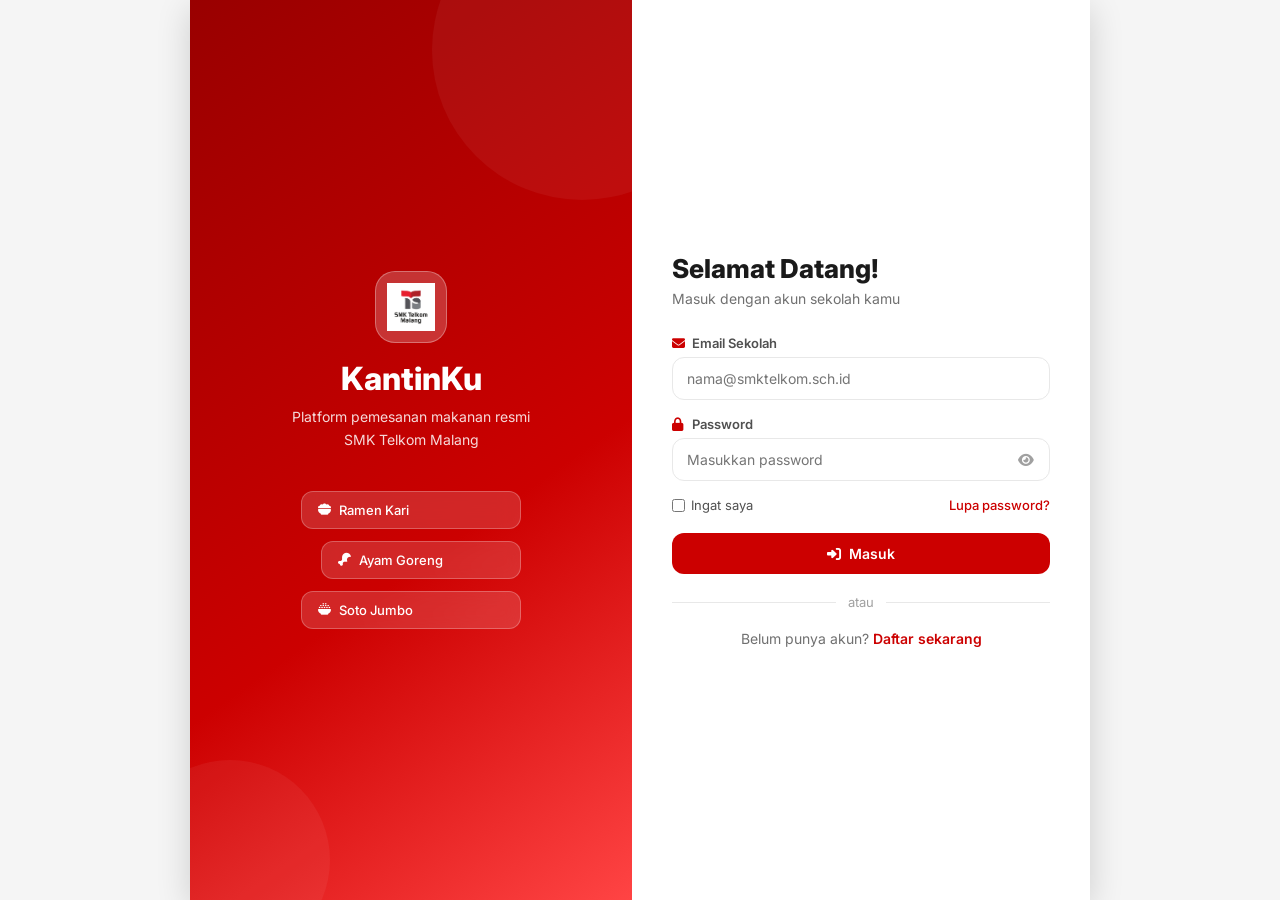
<file: index.html>
<!DOCTYPE html>
<html lang="id">
<head>
  <meta charset="UTF-8" />
  <meta name="viewport" content="width=device-width, initial-scale=1.0"/>
  <title>KantinKu - SMK Telkom</title>
  <link rel="stylesheet" href="css/style.css" />
  <link rel="stylesheet" href="css/login.css" />
  <link href="https://fonts.googleapis.com/css2?family=Inter:wght@400;500;600;700;800&display=swap" rel="stylesheet"/>
  <link rel="stylesheet" href="https://cdnjs.cloudflare.com/ajax/libs/font-awesome/6.5.0/css/all.min.css"/>
</head>
<body class="auth-body">

  <div class="auth-container">
    <div class="auth-left">
      <div class="auth-brand">
        <div class="brand-logo">
          <img src="assets/logo-smktelkom.png" alt="SMK Telkom Malang" style="width:48px;height:48px;object-fit:contain;mix-blend-mode:multiply;"/>
        </div>
        <h1>KantinKu</h1>
        <p>Platform pemesanan makanan resmi<br/>SMK Telkom Malang</p>
      </div>
      <div class="auth-illustration">
        <div class="floating-card card-1"><i class="fas fa-bowl-food"></i> Ramen Kari</div>
        <div class="floating-card card-2"><i class="fas fa-drumstick-bite"></i> Ayam Goreng</div>
        <div class="floating-card card-3"><i class="fas fa-bowl-rice"></i> Soto Jumbo</div>
      </div>
    </div>

    <div class="auth-right">
      <div class="auth-form-wrapper">
        <h2>Selamat Datang!</h2>
        <p class="auth-subtitle">Masuk dengan akun sekolah kamu</p>

        <form id="loginForm" onsubmit="handleLogin(event)">
          <div class="form-group">
            <label for="email"><i class="fas fa-envelope"></i> Email Sekolah</label>
            <input type="email" id="email" placeholder="nama@smktelkom.sch.id" required />
          </div>
          <div class="form-group">
            <label for="password"><i class="fas fa-lock"></i> Password</label>
            <div class="input-password">
              <input type="password" id="password" placeholder="Masukkan password" required />
              <button type="button" onclick="togglePassword()" class="toggle-pw"><i class="fas fa-eye" id="eyeIcon"></i></button>
            </div>
          </div>
          <div class="form-options">
            <label class="checkbox-label">
              <input type="checkbox" id="remember"/> Ingat saya
            </label>
            <a href="#" class="forgot-link">Lupa password?</a>
          </div>
          <button type="submit" class="btn-primary btn-full">
            <i class="fas fa-sign-in-alt"></i> Masuk
          </button>
        </form>

        <div class="auth-divider"><span>atau</span></div>

        <p class="auth-switch">Belum punya akun? <a href="register.html">Daftar sekarang</a></p>
      </div>
    </div>
  </div>

  <script src="js/auth.js"></script>
</body>
</html>
</file>
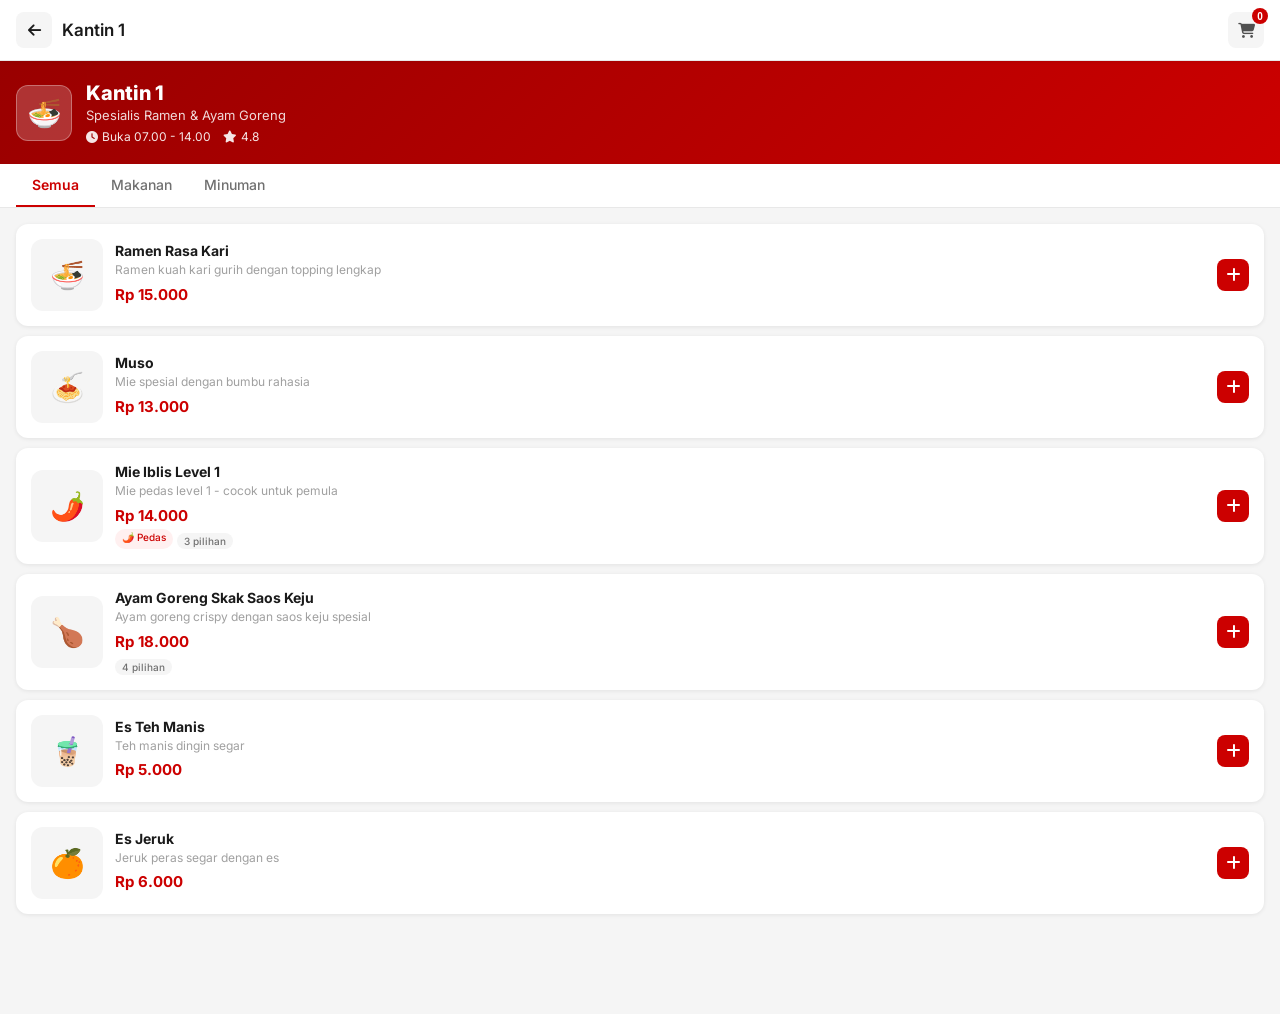
<file: menu.html>
<!DOCTYPE html>
<html lang="id">
<head>
  <meta charset="UTF-8" />
  <meta name="viewport" content="width=device-width, initial-scale=1.0"/>
  <title>Menu Kantin - KantinKu</title>
  <link rel="stylesheet" href="css/style.css" />
  <link rel="stylesheet" href="css/menu.css" />
  <link href="https://fonts.googleapis.com/css2?family=Inter:wght@400;500;600;700;800&display=swap" rel="stylesheet"/>
  <link rel="stylesheet" href="https://cdnjs.cloudflare.com/ajax/libs/font-awesome/6.5.0/css/all.min.css"/>
</head>
<body class="app-body">

  <!-- NAVBAR -->
  <nav class="navbar">
    <div class="navbar-left">
      <button class="back-btn" onclick="window.location.href='home.html'">
        <i class="fas fa-arrow-left"></i>
      </button>
      <span class="navbar-title" id="kantinTitle">Menu Kantin</span>
    </div>
    <div class="navbar-right">
      <button class="nav-icon-btn cart-btn" onclick="toggleCart()">
        <i class="fas fa-shopping-cart"></i>
        <span class="cart-badge" id="cartBadge">0</span>
      </button>
    </div>
  </nav>

  <!-- KANTIN HEADER -->
  <div class="kantin-header" id="kantinHeader">
    <div class="kantin-header-info">
      <div class="kantin-avatar" id="kantinAvatar">
        <i class="fas fa-store"></i>
      </div>
      <div>
        <h2 id="kantinName">Kantin 1</h2>
        <p id="kantinDesc">Pilih menu favoritmu</p>
        <div class="kantin-meta">
          <span><i class="fas fa-clock"></i> Buka 07.00 - 14.00</span>
          <span><i class="fas fa-star"></i> 4.8</span>
        </div>
      </div>
    </div>
  </div>

  <!-- CATEGORY TABS -->
  <div class="category-tabs" id="categoryTabs">
    <button class="tab-btn active" onclick="filterCategory('semua', this)">Semua</button>
    <button class="tab-btn" onclick="filterCategory('makanan', this)">Makanan</button>
    <button class="tab-btn" onclick="filterCategory('minuman', this)">Minuman</button>
  </div>

  <!-- MENU LIST -->
  <main class="main-content menu-main">
    <div class="menu-grid" id="menuGrid">
      <!-- Generated by JS -->
    </div>
  </main>

  <!-- CART BOTTOM BAR -->
  <div class="cart-bar" id="cartBar" style="display:none;">
    <div class="cart-bar-info">
      <span id="cartCount">0 item</span>
      <span id="cartTotal">Rp 0</span>
    </div>
    <button class="btn-primary" onclick="window.location.href='payment.html'">
      Lanjut Bayar <i class="fas fa-arrow-right"></i>
    </button>
  </div>

  <!-- CART DRAWER -->
  <div class="cart-overlay" id="cartOverlay" onclick="toggleCart()"></div>
  <div class="cart-drawer" id="cartDrawer">
    <div class="cart-drawer-header">
      <h4><i class="fas fa-shopping-cart"></i> Keranjang</h4>
      <button onclick="toggleCart()"><i class="fas fa-times"></i></button>
    </div>
    <div class="cart-items" id="cartItems">
      <div class="cart-empty">
        <i class="fas fa-shopping-cart"></i>
        <p>Keranjang masih kosong</p>
      </div>
    </div>
    <div class="cart-footer" id="cartFooter" style="display:none;">
      <div class="cart-total-row">
        <span>Total</span>
        <strong id="cartTotalDrawer">Rp 0</strong>
      </div>
      <button class="btn-primary btn-full" onclick="goToPayment()">
        <i class="fas fa-credit-card"></i> Lanjut ke Pembayaran
      </button>
    </div>
  </div>

  <!-- ITEM DETAIL MODAL -->
  <div class="modal-overlay" id="modalOverlay" onclick="closeModal()"></div>
  <div class="item-modal" id="itemModal">
    <button class="modal-close" onclick="closeModal()"><i class="fas fa-times"></i></button>
    <div class="modal-img" id="modalImg"><i class="fas fa-bowl-food"></i></div>
    <div class="modal-body">
      <h3 id="modalName">Nama Item</h3>
      <p id="modalDesc">Deskripsi item</p>
      <div class="modal-price" id="modalPrice">Rp 0</div>
      <div class="modal-options" id="modalOptions"></div>
      <div class="modal-qty">
        <button onclick="changeQty(-1)"><i class="fas fa-minus"></i></button>
        <span id="modalQty">1</span>
        <button onclick="changeQty(1)"><i class="fas fa-plus"></i></button>
      </div>
      <button class="btn-primary btn-full" onclick="addToCartFromModal()">
        <i class="fas fa-cart-plus"></i> Tambah ke Keranjang
      </button>
    </div>
  </div>

  <script src="js/menu.js"></script>
</body>
</html>
</file>
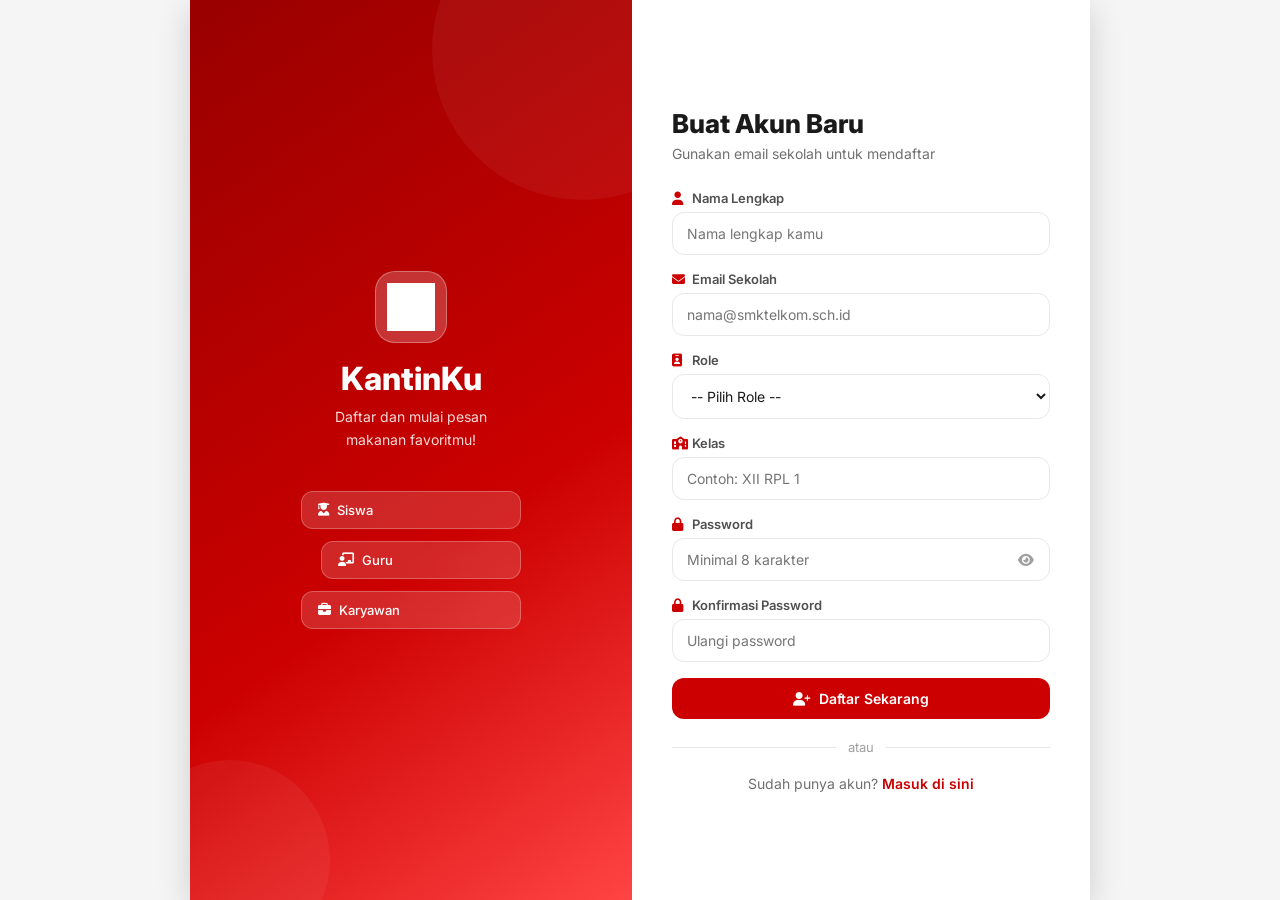
<file: register.html>
<!DOCTYPE html>
<html lang="id">
<head>
  <meta charset="UTF-8" />
  <meta name="viewport" content="width=device-width, initial-scale=1.0"/>
  <title>Daftar - KantinKu SMK Telkom</title>
  <link rel="stylesheet" href="css/style.css" />
  <link rel="stylesheet" href="css/login.css" />
  <link href="https://fonts.googleapis.com/css2?family=Inter:wght@400;500;600;700;800&display=swap" rel="stylesheet"/>
  <link rel="stylesheet" href="https://cdnjs.cloudflare.com/ajax/libs/font-awesome/6.5.0/css/all.min.css"/>
</head>
<body class="auth-body">

  <div class="auth-container">
    <div class="auth-left">
      <div class="auth-brand">
        <div class="brand-logo">
          <img src="assets/logo-smktelkom.png" alt="SMK Telkom Malang" style="width:48px;height:48px;object-fit:contain;filter:brightness(0) invert(1);"/>
        </div>
        <h1>KantinKu</h1>
        <p>Daftar dan mulai pesan<br/>makanan favoritmu!</p>
      </div>
      <div class="auth-illustration">
        <div class="floating-card card-1"><i class="fas fa-user-graduate"></i> Siswa</div>
        <div class="floating-card card-2"><i class="fas fa-chalkboard-teacher"></i> Guru</div>
        <div class="floating-card card-3"><i class="fas fa-briefcase"></i> Karyawan</div>
      </div>
    </div>

    <div class="auth-right">
      <div class="auth-form-wrapper">
        <h2>Buat Akun Baru</h2>
        <p class="auth-subtitle">Gunakan email sekolah untuk mendaftar</p>

        <form id="registerForm" onsubmit="handleRegister(event)">
          <div class="form-group">
            <label><i class="fas fa-user"></i> Nama Lengkap</label>
            <input type="text" id="reg-name" placeholder="Nama lengkap kamu" required />
          </div>

          <div class="form-group">
            <label><i class="fas fa-envelope"></i> Email Sekolah</label>
            <input type="email" id="reg-email" placeholder="nama@smktelkom.sch.id" required />
          </div>

          <div class="form-group">
            <label><i class="fas fa-id-badge"></i> Role</label>
            <select id="reg-role" onchange="toggleRoleField()" required>
              <option value="">-- Pilih Role --</option>
              <option value="siswa">Siswa</option>
              <option value="guru">Guru</option>
              <option value="karyawan">Karyawan</option>
            </select>
          </div>

          <div class="form-group" id="field-kelas">
            <label><i class="fas fa-school"></i> Kelas</label>
            <input type="text" id="reg-kelas" placeholder="Contoh: XII RPL 1" />
          </div>

          <div class="form-group" id="field-jabatan" style="display:none;">
            <label><i class="fas fa-briefcase"></i> Jabatan / Divisi</label>
            <input type="text" id="reg-jabatan" placeholder="Contoh: Wali Kelas / TU" />
          </div>

          <div class="form-group">
            <label><i class="fas fa-lock"></i> Password</label>
            <div class="input-password">
              <input type="password" id="reg-password" placeholder="Minimal 8 karakter" required />
              <button type="button" onclick="togglePasswordReg()" class="toggle-pw"><i class="fas fa-eye" id="eyeIconReg"></i></button>
            </div>
          </div>

          <div class="form-group">
            <label><i class="fas fa-lock"></i> Konfirmasi Password</label>
            <input type="password" id="reg-confirm" placeholder="Ulangi password" required />
          </div>

          <button type="submit" class="btn-primary btn-full">
            <i class="fas fa-user-plus"></i> Daftar Sekarang
          </button>
        </form>

        <div class="auth-divider"><span>atau</span></div>
        <p class="auth-switch">Sudah punya akun? <a href="index.html">Masuk di sini</a></p>
      </div>
    </div>
  </div>

  <script src="js/auth.js"></script>
</body>
</html>
</file>
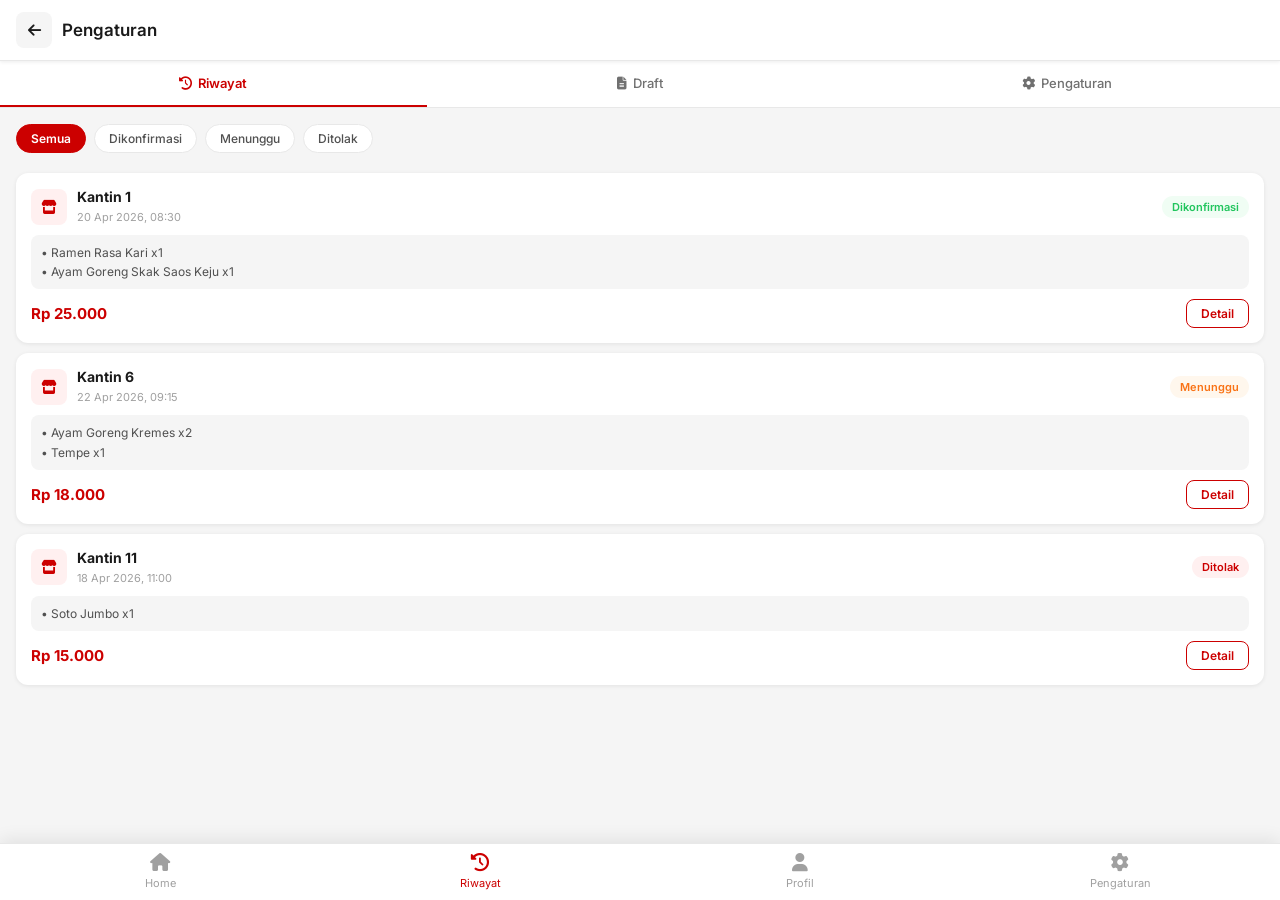
<file: settings.html>
<!DOCTYPE html>
<html lang="id">
<head>
  <meta charset="UTF-8" />
  <meta name="viewport" content="width=device-width, initial-scale=1.0"/>
  <title>Pengaturan & Riwayat - KantinKu</title>
  <link rel="stylesheet" href="css/style.css" />
  <link rel="stylesheet" href="css/settings.css" />
  <link href="https://fonts.googleapis.com/css2?family=Inter:wght@400;500;600;700;800&display=swap" rel="stylesheet"/>
  <link rel="stylesheet" href="https://cdnjs.cloudflare.com/ajax/libs/font-awesome/6.5.0/css/all.min.css"/>
</head>
<body class="app-body">

  <!-- NAVBAR -->
  <nav class="navbar">
    <div class="navbar-left">
      <button class="back-btn" onclick="window.location.href='home.html'">
        <i class="fas fa-arrow-left"></i>
      </button>
      <span class="navbar-title">Pengaturan</span>
    </div>
  </nav>

  <main class="main-content settings-main">

    <!-- TABS -->
    <div class="settings-tabs">
      <button class="stab active" onclick="switchTab('riwayat', this)">
        <i class="fas fa-history"></i> Riwayat
      </button>
      <button class="stab" onclick="switchTab('draft', this)">
        <i class="fas fa-file-alt"></i> Draft
      </button>
      <button class="stab" onclick="switchTab('pengaturan', this)">
        <i class="fas fa-cog"></i> Pengaturan
      </button>
    </div>

    <!-- TAB: RIWAYAT -->
    <div class="tab-content" id="tab-riwayat">
      <div class="filter-row">
        <button class="filter-btn active" onclick="filterHistory('semua', this)">Semua</button>
        <button class="filter-btn" onclick="filterHistory('confirmed', this)">Dikonfirmasi</button>
        <button class="filter-btn" onclick="filterHistory('pending', this)">Menunggu</button>
        <button class="filter-btn" onclick="filterHistory('rejected', this)">Ditolak</button>
      </div>

      <div class="history-list" id="historyList">
        <!-- Sample history items -->
        <div class="history-card" data-status="confirmed">
          <div class="history-card-header">
            <div class="history-kantin">
              <div class="hk-icon"><i class="fas fa-store"></i></div>
              <div>
                <strong>Kantin 1</strong>
                <span>20 Apr 2026, 08:30</span>
              </div>
            </div>
            <span class="badge-confirmed">Dikonfirmasi</span>
          </div>
          <div class="history-items">
            <p>• Ramen Rasa Kari x1</p>
            <p>• Ayam Goreng Skak Saos Keju x1</p>
          </div>
          <div class="history-footer">
            <span class="history-total">Rp 25.000</span>
            <button class="btn-outline-sm" onclick="viewDetail('1')">Detail</button>
          </div>
        </div>

        <div class="history-card" data-status="pending">
          <div class="history-card-header">
            <div class="history-kantin">
              <div class="hk-icon"><i class="fas fa-store"></i></div>
              <div>
                <strong>Kantin 6</strong>
                <span>22 Apr 2026, 09:15</span>
              </div>
            </div>
            <span class="badge-pending">Menunggu</span>
          </div>
          <div class="history-items">
            <p>• Ayam Goreng Kremes x2</p>
            <p>• Tempe x1</p>
          </div>
          <div class="history-footer">
            <span class="history-total">Rp 18.000</span>
            <button class="btn-outline-sm" onclick="viewDetail('2')">Detail</button>
          </div>
        </div>

        <div class="history-card" data-status="rejected">
          <div class="history-card-header">
            <div class="history-kantin">
              <div class="hk-icon"><i class="fas fa-store"></i></div>
              <div>
                <strong>Kantin 11</strong>
                <span>18 Apr 2026, 11:00</span>
              </div>
            </div>
            <span class="badge-rejected">Ditolak</span>
          </div>
          <div class="history-items">
            <p>• Soto Jumbo x1</p>
          </div>
          <div class="history-footer">
            <span class="history-total">Rp 15.000</span>
            <button class="btn-outline-sm" onclick="viewDetail('3')">Detail</button>
          </div>
        </div>
      </div>
    </div>

    <!-- TAB: DRAFT -->
    <div class="tab-content" id="tab-draft" style="display:none;">
      <div class="draft-list" id="draftList">
        <div class="history-card draft-card">
          <div class="history-card-header">
            <div class="history-kantin">
              <div class="hk-icon draft"><i class="fas fa-file-alt"></i></div>
              <div>
                <strong>Kantin 11</strong>
                <span>Draft - Belum dibayar</span>
              </div>
            </div>
            <span class="badge-draft">Draft</span>
          </div>
          <div class="history-items">
            <p>• Kwetiau Pedes x1</p>
            <p>• Mie Ayam Ori x1</p>
          </div>
          <div class="history-footer">
            <span class="history-total">Rp 22.000</span>
            <button class="btn-primary-sm" onclick="window.location.href='payment.html'">Bayar Sekarang</button>
          </div>
        </div>

        <div class="empty-state" id="draftEmpty" style="display:none;">
          <i class="fas fa-file-alt"></i>
          <p>Tidak ada draft pesanan</p>
        </div>
      </div>
    </div>

    <!-- TAB: PENGATURAN -->
    <div class="tab-content" id="tab-pengaturan" style="display:none;">
      <div class="settings-section">
        <p class="settings-section-label">Akun</p>
        <div class="settings-item" onclick="window.location.href='profile.html'">
          <div class="settings-item-left">
            <div class="settings-icon red"><i class="fas fa-user"></i></div>
            <span>Edit Profil</span>
          </div>
          <i class="fas fa-chevron-right"></i>
        </div>
        <div class="settings-item">
          <div class="settings-item-left">
            <div class="settings-icon gray"><i class="fas fa-lock"></i></div>
            <span>Ubah Password</span>
          </div>
          <i class="fas fa-chevron-right"></i>
        </div>
        <div class="settings-item">
          <div class="settings-item-left">
            <div class="settings-icon gray"><i class="fas fa-envelope"></i></div>
            <span>Email Terdaftar</span>
          </div>
          <span class="settings-value" id="settingsEmail">user@smktelkom.sch.id</span>
        </div>
      </div>

      <div class="settings-section">
        <p class="settings-section-label">Notifikasi</p>
        <div class="settings-item">
          <div class="settings-item-left">
            <div class="settings-icon red"><i class="fas fa-bell"></i></div>
            <span>Notifikasi Pesanan</span>
          </div>
          <label class="toggle-switch">
            <input type="checkbox" checked/>
            <span class="toggle-slider"></span>
          </label>
        </div>
        <div class="settings-item">
          <div class="settings-item-left">
            <div class="settings-icon gray"><i class="fas fa-bullhorn"></i></div>
            <span>Notifikasi Promo</span>
          </div>
          <label class="toggle-switch">
            <input type="checkbox"/>
            <span class="toggle-slider"></span>
          </label>
        </div>
      </div>

      <div class="settings-section">
        <p class="settings-section-label">Lainnya</p>
        <div class="settings-item">
          <div class="settings-item-left">
            <div class="settings-icon gray"><i class="fas fa-question-circle"></i></div>
            <span>Bantuan & FAQ</span>
          </div>
          <i class="fas fa-chevron-right"></i>
        </div>
        <div class="settings-item">
          <div class="settings-item-left">
            <div class="settings-icon gray"><i class="fas fa-shield-alt"></i></div>
            <span>Kebijakan Privasi</span>
          </div>
          <i class="fas fa-chevron-right"></i>
        </div>
        <div class="settings-item" onclick="handleLogout()">
          <div class="settings-item-left">
            <div class="settings-icon red"><i class="fas fa-sign-out-alt"></i></div>
            <span style="color:var(--red)">Keluar</span>
          </div>
          <i class="fas fa-chevron-right"></i>
        </div>
      </div>

      <div class="app-version-block">
        <img src="assets/logo-smktelkom.png" alt="SMK Telkom Malang" style="width:40px;height:40px;object-fit:contain;opacity:0.4;"/>
        <p class="app-version">KantinKu v1.0.0 · SMK Telkom Malang</p>
      </div>
    </div>

  </main>

  <!-- BOTTOM NAV -->
  <nav class="bottom-nav">
    <a href="home.html" class="bottom-nav-item">
      <i class="fas fa-home"></i><span>Home</span>
    </a>
    <a href="settings.html?tab=riwayat" class="bottom-nav-item" id="navRiwayat">
      <i class="fas fa-history"></i><span>Riwayat</span>
    </a>
    <a href="profile.html" class="bottom-nav-item">
      <i class="fas fa-user"></i><span>Profil</span>
    </a>
    <a href="settings.html?tab=pengaturan" class="bottom-nav-item" id="navPengaturan">
      <i class="fas fa-cog"></i><span>Pengaturan</span>
    </a>
  </nav>

  <!-- DETAIL MODAL -->
  <div class="modal-overlay" id="detailOverlay" onclick="closeDetail()"></div>
  <div class="detail-modal" id="detailModal" style="display:none;">
    <div class="detail-modal-header">
      <h4>Detail Pesanan</h4>
      <button onclick="closeDetail()"><i class="fas fa-times"></i></button>
    </div>
    <div class="detail-modal-body" id="detailBody">
      <!-- filled by JS -->
    </div>
  </div>

  <script src="js/settings.js"></script>
</body>
</html>
</file>
<file: css/style.css>
/* ===== GLOBAL STYLES - KantinKu SMK Telkom ===== */
:root {
  --red: #cc0000;
  --red-dark: #990000;
  --red-light: #ff3333;
  --red-bg: #fff0f0;
  --white: #ffffff;
  --gray-100: #f5f5f5;
  --gray-200: #e8e8e8;
  --gray-300: #d0d0d0;
  --gray-400: #a0a0a0;
  --gray-500: #707070;
  --gray-600: #505050;
  --black: #1a1a1a;
  --black-soft: #2d2d2d;
  --green: #22c55e;
  --green-bg: #f0fdf4;
  --orange: #f97316;
  --shadow-sm: 0 1px 4px rgba(0,0,0,0.08);
  --shadow-md: 0 4px 16px rgba(0,0,0,0.12);
  --shadow-lg: 0 8px 32px rgba(0,0,0,0.16);
  --radius-sm: 8px;
  --radius-md: 12px;
  --radius-lg: 20px;
  --radius-xl: 28px;
  --transition: 0.2s ease;
}

* {
  margin: 0;
  padding: 0;
  box-sizing: border-box;
}

html {
  scroll-behavior: smooth;
}

body {
  font-family: 'Inter', sans-serif;
  color: var(--black);
  background: var(--gray-100);
  -webkit-font-smoothing: antialiased;
}

/* ===== NAVBAR ===== */
.navbar {
  position: sticky;
  top: 0;
  z-index: 100;
  background: var(--white);
  display: flex;
  align-items: center;
  justify-content: space-between;
  padding: 12px 16px;
  border-bottom: 1px solid var(--gray-200);
  box-shadow: var(--shadow-sm);
}

.navbar-left {
  display: flex;
  align-items: center;
  gap: 10px;
}

.navbar-right {
  display: flex;
  align-items: center;
  gap: 8px;
}

.brand-logo-sm {
  width: 32px;
  height: 32px;
  background: var(--red);
  border-radius: var(--radius-sm);
  display: flex;
  align-items: center;
  justify-content: center;
  color: var(--white);
  font-size: 14px;
}

.brand-name {
  font-weight: 700;
  font-size: 18px;
  color: var(--red);
}

.navbar-title {
  font-weight: 600;
  font-size: 17px;
  color: var(--black);
}

.back-btn {
  width: 36px;
  height: 36px;
  border: none;
  background: var(--gray-100);
  border-radius: var(--radius-sm);
  cursor: pointer;
  display: flex;
  align-items: center;
  justify-content: center;
  color: var(--black);
  font-size: 15px;
  transition: var(--transition);
}

.back-btn:hover {
  background: var(--gray-200);
}

.nav-icon-btn {
  position: relative;
  width: 36px;
  height: 36px;
  border: none;
  background: var(--gray-100);
  border-radius: var(--radius-sm);
  cursor: pointer;
  display: flex;
  align-items: center;
  justify-content: center;
  color: var(--gray-600);
  font-size: 15px;
  transition: var(--transition);
}

.nav-icon-btn:hover {
  background: var(--gray-200);
  color: var(--black);
}

.notif-badge, .cart-badge {
  position: absolute;
  top: -4px;
  right: -4px;
  background: var(--red);
  color: var(--white);
  font-size: 10px;
  font-weight: 700;
  width: 16px;
  height: 16px;
  border-radius: 50%;
  display: flex;
  align-items: center;
  justify-content: center;
}

.nav-avatar {
  width: 36px;
  height: 36px;
  border-radius: 50%;
  overflow: hidden;
  cursor: pointer;
  border: 2px solid var(--red);
}

.nav-avatar img {
  width: 100%;
  height: 100%;
  object-fit: cover;
}

/* ===== BOTTOM NAV ===== */
.bottom-nav {
  position: fixed;
  bottom: 0;
  left: 0;
  right: 0;
  background: var(--white);
  display: flex;
  border-top: 1px solid var(--gray-200);
  box-shadow: 0 -4px 16px rgba(0,0,0,0.08);
  z-index: 100;
  padding-bottom: env(safe-area-inset-bottom);
}

.bottom-nav-item {
  flex: 1;
  display: flex;
  flex-direction: column;
  align-items: center;
  justify-content: center;
  padding: 10px 0;
  text-decoration: none;
  color: var(--gray-400);
  font-size: 11px;
  gap: 4px;
  transition: var(--transition);
}

.bottom-nav-item i {
  font-size: 18px;
}

.bottom-nav-item.active {
  color: var(--red);
}

.bottom-nav-item:hover {
  color: var(--red);
}

/* ===== MAIN CONTENT ===== */
.app-body {
  background: var(--gray-100);
  min-height: 100vh;
}

.main-content {
  padding: 16px;
  padding-bottom: 80px;
}

/* ===== BUTTONS ===== */
.btn-primary {
  background: var(--red);
  color: var(--white);
  border: none;
  padding: 12px 20px;
  border-radius: var(--radius-md);
  font-size: 14px;
  font-weight: 600;
  cursor: pointer;
  display: inline-flex;
  align-items: center;
  gap: 8px;
  transition: var(--transition);
  font-family: 'Inter', sans-serif;
}

.btn-primary:hover {
  background: var(--red-dark);
  transform: translateY(-1px);
  box-shadow: 0 4px 12px rgba(204,0,0,0.3);
}

.btn-primary:active {
  transform: translateY(0);
}

.btn-primary:disabled {
  background: var(--gray-300);
  cursor: not-allowed;
  transform: none;
  box-shadow: none;
}

.btn-secondary {
  background: var(--gray-100);
  color: var(--black);
  border: 1px solid var(--gray-300);
  padding: 12px 20px;
  border-radius: var(--radius-md);
  font-size: 14px;
  font-weight: 600;
  cursor: pointer;
  display: inline-flex;
  align-items: center;
  gap: 8px;
  transition: var(--transition);
  font-family: 'Inter', sans-serif;
}

.btn-secondary:hover {
  background: var(--gray-200);
}

.btn-full {
  width: 100%;
  justify-content: center;
}

.btn-primary-sm {
  background: var(--red);
  color: var(--white);
  border: none;
  padding: 6px 14px;
  border-radius: var(--radius-sm);
  font-size: 12px;
  font-weight: 600;
  cursor: pointer;
  font-family: 'Inter', sans-serif;
  transition: var(--transition);
}

.btn-outline-sm {
  background: transparent;
  color: var(--red);
  border: 1px solid var(--red);
  padding: 6px 14px;
  border-radius: var(--radius-sm);
  font-size: 12px;
  font-weight: 600;
  cursor: pointer;
  font-family: 'Inter', sans-serif;
  transition: var(--transition);
}

.btn-outline-sm:hover {
  background: var(--red-bg);
}

/* ===== BADGES ===== */
.badge-confirmed {
  background: var(--green-bg);
  color: var(--green);
  padding: 4px 10px;
  border-radius: 20px;
  font-size: 11px;
  font-weight: 600;
}

.badge-pending {
  background: #fff7ed;
  color: var(--orange);
  padding: 4px 10px;
  border-radius: 20px;
  font-size: 11px;
  font-weight: 600;
}

.badge-rejected {
  background: var(--red-bg);
  color: var(--red);
  padding: 4px 10px;
  border-radius: 20px;
  font-size: 11px;
  font-weight: 600;
}

.badge-draft {
  background: var(--gray-200);
  color: var(--gray-500);
  padding: 4px 10px;
  border-radius: 20px;
  font-size: 11px;
  font-weight: 600;
}

/* ===== MODAL OVERLAY ===== */
.modal-overlay {
  display: none;
  position: fixed;
  inset: 0;
  background: rgba(0,0,0,0.5);
  z-index: 200;
  backdrop-filter: blur(2px);
}

.modal-overlay.active {
  display: block;
}

/* ===== FORM ELEMENTS ===== */
input, select, textarea {
  width: 100%;
  padding: 12px 14px;
  border: 1.5px solid var(--gray-200);
  border-radius: var(--radius-md);
  font-size: 14px;
  font-family: 'Inter', sans-serif;
  color: var(--black);
  background: var(--white);
  transition: var(--transition);
  outline: none;
}

input:focus, select:focus, textarea:focus {
  border-color: var(--red);
  box-shadow: 0 0 0 3px rgba(204,0,0,0.1);
}

input:disabled {
  background: var(--gray-100);
  color: var(--gray-500);
}

textarea {
  resize: vertical;
  min-height: 80px;
}

/* ===== TOGGLE SWITCH ===== */
.toggle-switch {
  position: relative;
  display: inline-block;
  width: 44px;
  height: 24px;
}

.toggle-switch input {
  opacity: 0;
  width: 0;
  height: 0;
}

.toggle-slider {
  position: absolute;
  cursor: pointer;
  inset: 0;
  background: var(--gray-300);
  border-radius: 24px;
  transition: var(--transition);
}

.toggle-slider:before {
  content: '';
  position: absolute;
  width: 18px;
  height: 18px;
  left: 3px;
  bottom: 3px;
  background: var(--white);
  border-radius: 50%;
  transition: var(--transition);
}

.toggle-switch input:checked + .toggle-slider {
  background: var(--red);
}

.toggle-switch input:checked + .toggle-slider:before {
  transform: translateX(20px);
}

/* ===== SCROLLBAR ===== */
::-webkit-scrollbar {
  width: 4px;
}

::-webkit-scrollbar-track {
  background: transparent;
}

::-webkit-scrollbar-thumb {
  background: var(--gray-300);
  border-radius: 4px;
}

/* ===== EMPTY STATE ===== */
.empty-state {
  text-align: center;
  padding: 48px 24px;
  color: var(--gray-400);
}

.empty-state i {
  font-size: 48px;
  margin-bottom: 12px;
  display: block;
}

.empty-state p {
  font-size: 14px;
}
</file>
<file: css/login.css>
/* ===== LOGIN & REGISTER PAGE ===== */
.auth-body {
  background: var(--gray-100);
  min-height: 100vh;
  display: flex;
  align-items: center;
  justify-content: center;
}

.auth-container {
  display: flex;
  width: 100%;
  max-width: 900px;
  min-height: 100vh;
  background: var(--white);
  box-shadow: var(--shadow-lg);
}

/* LEFT PANEL */
.auth-left {
  flex: 1;
  background: linear-gradient(145deg, var(--red-dark) 0%, var(--red) 60%, #ff4444 100%);
  display: flex;
  flex-direction: column;
  align-items: center;
  justify-content: center;
  padding: 48px 32px;
  position: relative;
  overflow: hidden;
}

.auth-left::before {
  content: '';
  position: absolute;
  width: 300px;
  height: 300px;
  background: rgba(255,255,255,0.05);
  border-radius: 50%;
  top: -100px;
  right: -100px;
}

.auth-left::after {
  content: '';
  position: absolute;
  width: 200px;
  height: 200px;
  background: rgba(255,255,255,0.05);
  border-radius: 50%;
  bottom: -60px;
  left: -60px;
}

.auth-brand {
  text-align: center;
  color: var(--white);
  z-index: 1;
}

.brand-logo {
  width: 72px;
  height: 72px;
  background: rgba(255,255,255,0.2);
  border-radius: var(--radius-lg);
  display: flex;
  align-items: center;
  justify-content: center;
  font-size: 32px;
  margin: 0 auto 16px;
  backdrop-filter: blur(10px);
  border: 1px solid rgba(255,255,255,0.3);
}

.auth-brand h1 {
  font-size: 32px;
  font-weight: 800;
  margin-bottom: 8px;
}

.auth-brand p {
  font-size: 14px;
  opacity: 0.85;
  line-height: 1.6;
}

.auth-illustration {
  margin-top: 40px;
  display: flex;
  flex-direction: column;
  gap: 12px;
  z-index: 1;
  width: 100%;
  max-width: 220px;
}

.floating-card {
  background: rgba(255,255,255,0.15);
  backdrop-filter: blur(10px);
  border: 1px solid rgba(255,255,255,0.25);
  border-radius: var(--radius-md);
  padding: 10px 16px;
  color: var(--white);
  font-size: 13px;
  font-weight: 500;
  display: flex;
  align-items: center;
  gap: 8px;
  animation: float 3s ease-in-out infinite;
}

.floating-card.card-2 {
  animation-delay: 0.5s;
  margin-left: 20px;
}

.floating-card.card-3 {
  animation-delay: 1s;
}

@keyframes float {
  0%, 100% { transform: translateY(0); }
  50% { transform: translateY(-6px); }
}

/* RIGHT PANEL */
.auth-right {
  flex: 1;
  display: flex;
  align-items: center;
  justify-content: center;
  padding: 48px 40px;
  overflow-y: auto;
}

.auth-form-wrapper {
  width: 100%;
  max-width: 380px;
}

.auth-form-wrapper h2 {
  font-size: 26px;
  font-weight: 800;
  color: var(--black);
  margin-bottom: 6px;
}

.auth-subtitle {
  color: var(--gray-500);
  font-size: 14px;
  margin-bottom: 28px;
}

/* FORM GROUPS */
.form-group {
  margin-bottom: 16px;
}

.form-group label {
  display: flex;
  align-items: center;
  gap: 6px;
  font-size: 13px;
  font-weight: 600;
  color: var(--gray-600);
  margin-bottom: 6px;
}

.form-group label i {
  color: var(--red);
  width: 14px;
}

.input-password {
  position: relative;
}

.input-password input {
  padding-right: 44px;
}

.toggle-pw {
  position: absolute;
  right: 12px;
  top: 50%;
  transform: translateY(-50%);
  background: none;
  border: none;
  cursor: pointer;
  color: var(--gray-400);
  font-size: 14px;
  padding: 4px;
}

.toggle-pw:hover {
  color: var(--gray-600);
}

.form-options {
  display: flex;
  align-items: center;
  justify-content: space-between;
  margin-bottom: 20px;
}

.checkbox-label {
  display: flex;
  align-items: center;
  gap: 6px;
  font-size: 13px;
  color: var(--gray-600);
  cursor: pointer;
}

.checkbox-label input {
  width: auto;
  accent-color: var(--red);
}

.forgot-link {
  font-size: 13px;
  color: var(--red);
  text-decoration: none;
  font-weight: 500;
}

.forgot-link:hover {
  text-decoration: underline;
}

.auth-divider {
  display: flex;
  align-items: center;
  gap: 12px;
  margin: 20px 0;
  color: var(--gray-400);
  font-size: 13px;
}

.auth-divider::before,
.auth-divider::after {
  content: '';
  flex: 1;
  height: 1px;
  background: var(--gray-200);
}

.auth-switch {
  text-align: center;
  font-size: 14px;
  color: var(--gray-500);
}

.auth-switch a {
  color: var(--red);
  font-weight: 600;
  text-decoration: none;
}

.auth-switch a:hover {
  text-decoration: underline;
}

/* RESPONSIVE */
@media (max-width: 640px) {
  .auth-container {
    flex-direction: column;
  }

  .auth-left {
    padding: 32px 24px;
    min-height: auto;
  }

  .auth-illustration {
    display: none;
  }

  .auth-right {
    padding: 32px 24px;
  }
}
</file>
<file: css/menu.css>
/* ===== MENU PAGE ===== */

.kantin-header {
  background: linear-gradient(135deg, var(--red-dark), var(--red));
  padding: 20px 16px;
  color: var(--white);
}

.kantin-header-info {
  display: flex;
  align-items: center;
  gap: 14px;
}

.kantin-avatar {
  width: 56px;
  height: 56px;
  background: rgba(255,255,255,0.2);
  border-radius: var(--radius-md);
  display: flex;
  align-items: center;
  justify-content: center;
  font-size: 24px;
  border: 1px solid rgba(255,255,255,0.3);
  flex-shrink: 0;
}

.kantin-header-info h2 {
  font-size: 20px;
  font-weight: 800;
  margin-bottom: 2px;
}

.kantin-header-info p {
  font-size: 13px;
  opacity: 0.85;
  margin-bottom: 6px;
}

.kantin-meta {
  display: flex;
  gap: 12px;
  font-size: 12px;
  opacity: 0.9;
}

.kantin-meta span {
  display: flex;
  align-items: center;
  gap: 4px;
}

/* CATEGORY TABS */
.category-tabs {
  background: var(--white);
  display: flex;
  gap: 0;
  border-bottom: 1px solid var(--gray-200);
  padding: 0 16px;
  overflow-x: auto;
  scrollbar-width: none;
}

.category-tabs::-webkit-scrollbar {
  display: none;
}

.tab-btn {
  background: none;
  border: none;
  padding: 12px 16px;
  font-size: 14px;
  font-weight: 500;
  color: var(--gray-500);
  cursor: pointer;
  border-bottom: 2px solid transparent;
  white-space: nowrap;
  transition: var(--transition);
  font-family: 'Inter', sans-serif;
}

.tab-btn.active {
  color: var(--red);
  border-bottom-color: var(--red);
  font-weight: 600;
}

.tab-btn:hover {
  color: var(--red);
}

/* MENU MAIN */
.menu-main {
  padding-bottom: 100px;
}

/* MENU GRID */
.menu-grid {
  display: flex;
  flex-direction: column;
  gap: 10px;
}

.menu-item-card {
  background: var(--white);
  border-radius: var(--radius-md);
  padding: 14px;
  display: flex;
  gap: 12px;
  align-items: center;
  box-shadow: var(--shadow-sm);
  cursor: pointer;
  transition: var(--transition);
  border: 1.5px solid transparent;
}

.menu-item-card:hover {
  border-color: var(--red);
  box-shadow: var(--shadow-md);
}

.menu-item-img {
  width: 72px;
  height: 72px;
  border-radius: var(--radius-md);
  background: var(--gray-100);
  display: flex;
  align-items: center;
  justify-content: center;
  font-size: 28px;
  flex-shrink: 0;
  overflow: hidden;
}

.menu-item-img img {
  width: 100%;
  height: 100%;
  object-fit: cover;
}

.menu-item-info {
  flex: 1;
  min-width: 0;
}

.menu-item-info h4 {
  font-size: 14px;
  font-weight: 700;
  color: var(--black);
  margin-bottom: 3px;
  white-space: nowrap;
  overflow: hidden;
  text-overflow: ellipsis;
}

.menu-item-info p {
  font-size: 12px;
  color: var(--gray-400);
  margin-bottom: 6px;
  line-height: 1.4;
}

.menu-item-price {
  font-size: 15px;
  font-weight: 700;
  color: var(--red);
}

.menu-item-tags {
  display: flex;
  gap: 4px;
  flex-wrap: wrap;
  margin-top: 4px;
}

.menu-tag {
  background: var(--gray-100);
  color: var(--gray-500);
  font-size: 10px;
  padding: 2px 7px;
  border-radius: 20px;
  font-weight: 500;
}

.menu-tag.spicy {
  background: #fff0f0;
  color: var(--red);
}

.menu-add-btn {
  width: 32px;
  height: 32px;
  background: var(--red);
  color: var(--white);
  border: none;
  border-radius: var(--radius-sm);
  font-size: 16px;
  cursor: pointer;
  display: flex;
  align-items: center;
  justify-content: center;
  flex-shrink: 0;
  transition: var(--transition);
}

.menu-add-btn:hover {
  background: var(--red-dark);
}

/* CART BAR */
.cart-bar {
  position: fixed;
  bottom: 0;
  left: 0;
  right: 0;
  background: var(--red);
  color: var(--white);
  padding: 14px 16px;
  display: flex;
  align-items: center;
  justify-content: space-between;
  z-index: 99;
  box-shadow: 0 -4px 16px rgba(204,0,0,0.3);
}

.cart-bar-info {
  display: flex;
  flex-direction: column;
  gap: 2px;
}

.cart-bar-info span:first-child {
  font-size: 12px;
  opacity: 0.85;
}

.cart-bar-info span:last-child {
  font-size: 16px;
  font-weight: 700;
}

.cart-bar .btn-primary {
  background: var(--white);
  color: var(--red);
  padding: 10px 18px;
  font-size: 13px;
}

.cart-bar .btn-primary:hover {
  background: var(--gray-100);
  box-shadow: none;
}

/* CART DRAWER */
.cart-overlay {
  display: none;
  position: fixed;
  inset: 0;
  background: rgba(0,0,0,0.5);
  z-index: 200;
}

.cart-overlay.active {
  display: block;
}

.cart-drawer {
  position: fixed;
  bottom: -100%;
  left: 0;
  right: 0;
  background: var(--white);
  border-radius: var(--radius-xl) var(--radius-xl) 0 0;
  z-index: 201;
  max-height: 70vh;
  display: flex;
  flex-direction: column;
  transition: bottom 0.3s ease;
  box-shadow: var(--shadow-lg);
}

.cart-drawer.open {
  bottom: 0;
}

.cart-drawer-header {
  display: flex;
  align-items: center;
  justify-content: space-between;
  padding: 16px 16px 12px;
  border-bottom: 1px solid var(--gray-200);
}

.cart-drawer-header h4 {
  font-size: 16px;
  font-weight: 700;
  display: flex;
  align-items: center;
  gap: 8px;
}

.cart-drawer-header button {
  background: none;
  border: none;
  cursor: pointer;
  color: var(--gray-500);
  font-size: 16px;
}

.cart-items {
  flex: 1;
  overflow-y: auto;
  padding: 12px 16px;
}

.cart-empty {
  text-align: center;
  padding: 32px;
  color: var(--gray-400);
}

.cart-empty i {
  font-size: 40px;
  margin-bottom: 8px;
  display: block;
}

.cart-empty p {
  font-size: 14px;
}

.cart-item-row {
  display: flex;
  align-items: center;
  gap: 10px;
  padding: 10px 0;
  border-bottom: 1px solid var(--gray-100);
}

.cart-item-row:last-child {
  border-bottom: none;
}

.cart-item-icon {
  width: 40px;
  height: 40px;
  background: var(--gray-100);
  border-radius: var(--radius-sm);
  display: flex;
  align-items: center;
  justify-content: center;
  font-size: 18px;
  flex-shrink: 0;
}

.cart-item-info {
  flex: 1;
}

.cart-item-info p {
  font-size: 13px;
  font-weight: 600;
  color: var(--black);
}

.cart-item-info span {
  font-size: 12px;
  color: var(--red);
  font-weight: 600;
}

.cart-item-qty {
  display: flex;
  align-items: center;
  gap: 8px;
}

.cart-item-qty button {
  width: 24px;
  height: 24px;
  border: 1px solid var(--gray-300);
  background: var(--white);
  border-radius: 6px;
  cursor: pointer;
  font-size: 12px;
  display: flex;
  align-items: center;
  justify-content: center;
  transition: var(--transition);
}

.cart-item-qty button:hover {
  background: var(--red);
  color: var(--white);
  border-color: var(--red);
}

.cart-item-qty span {
  font-size: 14px;
  font-weight: 600;
  min-width: 20px;
  text-align: center;
}

.cart-footer {
  padding: 12px 16px 16px;
  border-top: 1px solid var(--gray-200);
}

.cart-total-row {
  display: flex;
  justify-content: space-between;
  align-items: center;
  margin-bottom: 12px;
  font-size: 15px;
}

/* ITEM MODAL */
.item-modal {
  position: fixed;
  bottom: -100%;
  left: 0;
  right: 0;
  background: var(--white);
  border-radius: var(--radius-xl) var(--radius-xl) 0 0;
  z-index: 201;
  max-height: 80vh;
  overflow-y: auto;
  transition: bottom 0.3s ease;
  box-shadow: var(--shadow-lg);
}

.item-modal.open {
  bottom: 0;
}

.modal-close {
  position: absolute;
  top: 12px;
  right: 12px;
  background: var(--gray-100);
  border: none;
  width: 32px;
  height: 32px;
  border-radius: 50%;
  cursor: pointer;
  display: flex;
  align-items: center;
  justify-content: center;
  color: var(--gray-600);
  z-index: 1;
}

.modal-img {
  height: 180px;
  background: linear-gradient(135deg, var(--gray-100), var(--gray-200));
  display: flex;
  align-items: center;
  justify-content: center;
  font-size: 64px;
}

.modal-body {
  padding: 20px 16px 24px;
}

.modal-body h3 {
  font-size: 20px;
  font-weight: 800;
  margin-bottom: 6px;
}

.modal-body p {
  font-size: 13px;
  color: var(--gray-500);
  margin-bottom: 12px;
  line-height: 1.5;
}

.modal-price {
  font-size: 22px;
  font-weight: 800;
  color: var(--red);
  margin-bottom: 16px;
}

.modal-options {
  margin-bottom: 16px;
}

.modal-options p {
  font-size: 13px;
  font-weight: 600;
  color: var(--black);
  margin-bottom: 8px;
}

.option-chips {
  display: flex;
  flex-wrap: wrap;
  gap: 8px;
}

.option-chip {
  padding: 6px 14px;
  border: 1.5px solid var(--gray-200);
  border-radius: 20px;
  font-size: 13px;
  cursor: pointer;
  transition: var(--transition);
  background: var(--white);
  font-family: 'Inter', sans-serif;
}

.option-chip.selected {
  border-color: var(--red);
  background: var(--red-bg);
  color: var(--red);
  font-weight: 600;
}

.modal-qty {
  display: flex;
  align-items: center;
  gap: 16px;
  margin-bottom: 20px;
  justify-content: center;
}

.modal-qty button {
  width: 40px;
  height: 40px;
  border: 1.5px solid var(--gray-200);
  background: var(--white);
  border-radius: var(--radius-sm);
  cursor: pointer;
  font-size: 16px;
  display: flex;
  align-items: center;
  justify-content: center;
  transition: var(--transition);
}

.modal-qty button:hover {
  background: var(--red);
  color: var(--white);
  border-color: var(--red);
}

.modal-qty span {
  font-size: 20px;
  font-weight: 700;
  min-width: 32px;
  text-align: center;
}
</file>
<file: css/settings.css>
/* ===== SETTINGS PAGE ===== */

.settings-main {
  padding: 0 0 80px;
}

/* TABS */
.settings-tabs {
  display: flex;
  background: var(--white);
  border-bottom: 1px solid var(--gray-200);
  position: sticky;
  top: 57px;
  z-index: 50;
}

.stab {
  flex: 1;
  background: none;
  border: none;
  padding: 14px 8px;
  font-size: 13px;
  font-weight: 500;
  color: var(--gray-500);
  cursor: pointer;
  border-bottom: 2px solid transparent;
  display: flex;
  align-items: center;
  justify-content: center;
  gap: 6px;
  transition: var(--transition);
  font-family: 'Inter', sans-serif;
}

.stab.active {
  color: var(--red);
  border-bottom-color: var(--red);
  font-weight: 600;
}

.stab:hover {
  color: var(--red);
}

/* TAB CONTENT */
.tab-content {
  padding: 16px;
}

/* FILTER ROW */
.filter-row {
  display: flex;
  gap: 8px;
  margin-bottom: 16px;
  overflow-x: auto;
  scrollbar-width: none;
  padding-bottom: 4px;
}

.filter-row::-webkit-scrollbar {
  display: none;
}

.filter-btn {
  background: var(--white);
  border: 1.5px solid var(--gray-200);
  padding: 6px 14px;
  border-radius: 20px;
  font-size: 12px;
  font-weight: 500;
  cursor: pointer;
  white-space: nowrap;
  transition: var(--transition);
  font-family: 'Inter', sans-serif;
  color: var(--gray-600);
}

.filter-btn.active {
  background: var(--red);
  border-color: var(--red);
  color: var(--white);
  font-weight: 600;
}

.filter-btn:hover {
  border-color: var(--red);
  color: var(--red);
}

.filter-btn.active:hover {
  color: var(--white);
}

/* HISTORY CARDS */
.history-list, .draft-list {
  display: flex;
  flex-direction: column;
  gap: 10px;
}

.history-card {
  background: var(--white);
  border-radius: var(--radius-md);
  padding: 14px;
  box-shadow: var(--shadow-sm);
  border: 1.5px solid transparent;
  transition: var(--transition);
}

.history-card:hover {
  border-color: var(--gray-200);
  box-shadow: var(--shadow-md);
}

.history-card-header {
  display: flex;
  align-items: center;
  justify-content: space-between;
  margin-bottom: 10px;
}

.history-kantin {
  display: flex;
  align-items: center;
  gap: 10px;
}

.hk-icon {
  width: 36px;
  height: 36px;
  background: var(--red-bg);
  border-radius: var(--radius-sm);
  display: flex;
  align-items: center;
  justify-content: center;
  color: var(--red);
  font-size: 14px;
}

.hk-icon.draft {
  background: var(--gray-100);
  color: var(--gray-500);
}

.history-kantin strong {
  display: block;
  font-size: 14px;
  font-weight: 700;
  color: var(--black);
}

.history-kantin span {
  font-size: 11px;
  color: var(--gray-400);
}

.history-items {
  margin-bottom: 10px;
  padding: 8px 10px;
  background: var(--gray-100);
  border-radius: var(--radius-sm);
}

.history-items p {
  font-size: 12px;
  color: var(--gray-600);
  line-height: 1.6;
}

.history-footer {
  display: flex;
  align-items: center;
  justify-content: space-between;
}

.history-total {
  font-size: 15px;
  font-weight: 700;
  color: var(--red);
}

/* SETTINGS SECTION */
.settings-section {
  margin-bottom: 20px;
}

.settings-section-label {
  font-size: 11px;
  font-weight: 700;
  color: var(--gray-400);
  text-transform: uppercase;
  letter-spacing: 0.8px;
  margin-bottom: 8px;
  padding: 0 4px;
}

.settings-item {
  display: flex;
  align-items: center;
  justify-content: space-between;
  padding: 14px 12px;
  background: var(--white);
  border-radius: var(--radius-md);
  margin-bottom: 4px;
  cursor: pointer;
  transition: var(--transition);
  box-shadow: var(--shadow-sm);
}

.settings-item:hover {
  background: var(--gray-100);
}

.settings-item-left {
  display: flex;
  align-items: center;
  gap: 12px;
  font-size: 14px;
  font-weight: 500;
  color: var(--black);
}

.settings-icon {
  width: 34px;
  height: 34px;
  border-radius: var(--radius-sm);
  display: flex;
  align-items: center;
  justify-content: center;
  font-size: 14px;
}

.settings-icon.red {
  background: var(--red-bg);
  color: var(--red);
}

.settings-icon.gray {
  background: var(--gray-100);
  color: var(--gray-500);
}

.settings-item > i.fa-chevron-right {
  color: var(--gray-300);
  font-size: 12px;
}

.settings-value {
  font-size: 12px;
  color: var(--gray-400);
  max-width: 160px;
  overflow: hidden;
  text-overflow: ellipsis;
  white-space: nowrap;
}

.app-version {
  text-align: center;
  font-size: 12px;
  color: var(--gray-300);
  margin-top: 6px;
  padding-bottom: 16px;
}

.app-version-block {
  display: flex;
  flex-direction: column;
  align-items: center;
  margin-top: 24px;
  padding-bottom: 16px;
  gap: 4px;
}

/* DETAIL MODAL */
.detail-modal {
  position: fixed;
  bottom: -100%;
  left: 0;
  right: 0;
  background: var(--white);
  border-radius: var(--radius-xl) var(--radius-xl) 0 0;
  z-index: 201;
  max-height: 80vh;
  overflow-y: auto;
  transition: bottom 0.3s ease;
  box-shadow: var(--shadow-lg);
}

.detail-modal.open {
  bottom: 0;
}

.detail-modal-header {
  display: flex;
  align-items: center;
  justify-content: space-between;
  padding: 16px;
  border-bottom: 1px solid var(--gray-200);
  position: sticky;
  top: 0;
  background: var(--white);
}

.detail-modal-header h4 {
  font-size: 16px;
  font-weight: 700;
}

.detail-modal-header button {
  background: none;
  border: none;
  cursor: pointer;
  color: var(--gray-500);
  font-size: 16px;
}

.detail-modal-body {
  padding: 16px;
}

.detail-row {
  display: flex;
  justify-content: space-between;
  padding: 10px 0;
  border-bottom: 1px solid var(--gray-100);
  font-size: 13px;
}

.detail-row:last-child {
  border-bottom: none;
}

.detail-row span:first-child {
  color: var(--gray-500);
}

.detail-row span:last-child {
  font-weight: 600;
  color: var(--black);
  text-align: right;
  max-width: 60%;
}

.detail-proof-img {
  width: 100%;
  border-radius: var(--radius-md);
  margin-top: 12px;
  border: 1px solid var(--gray-200);
}
</file>
